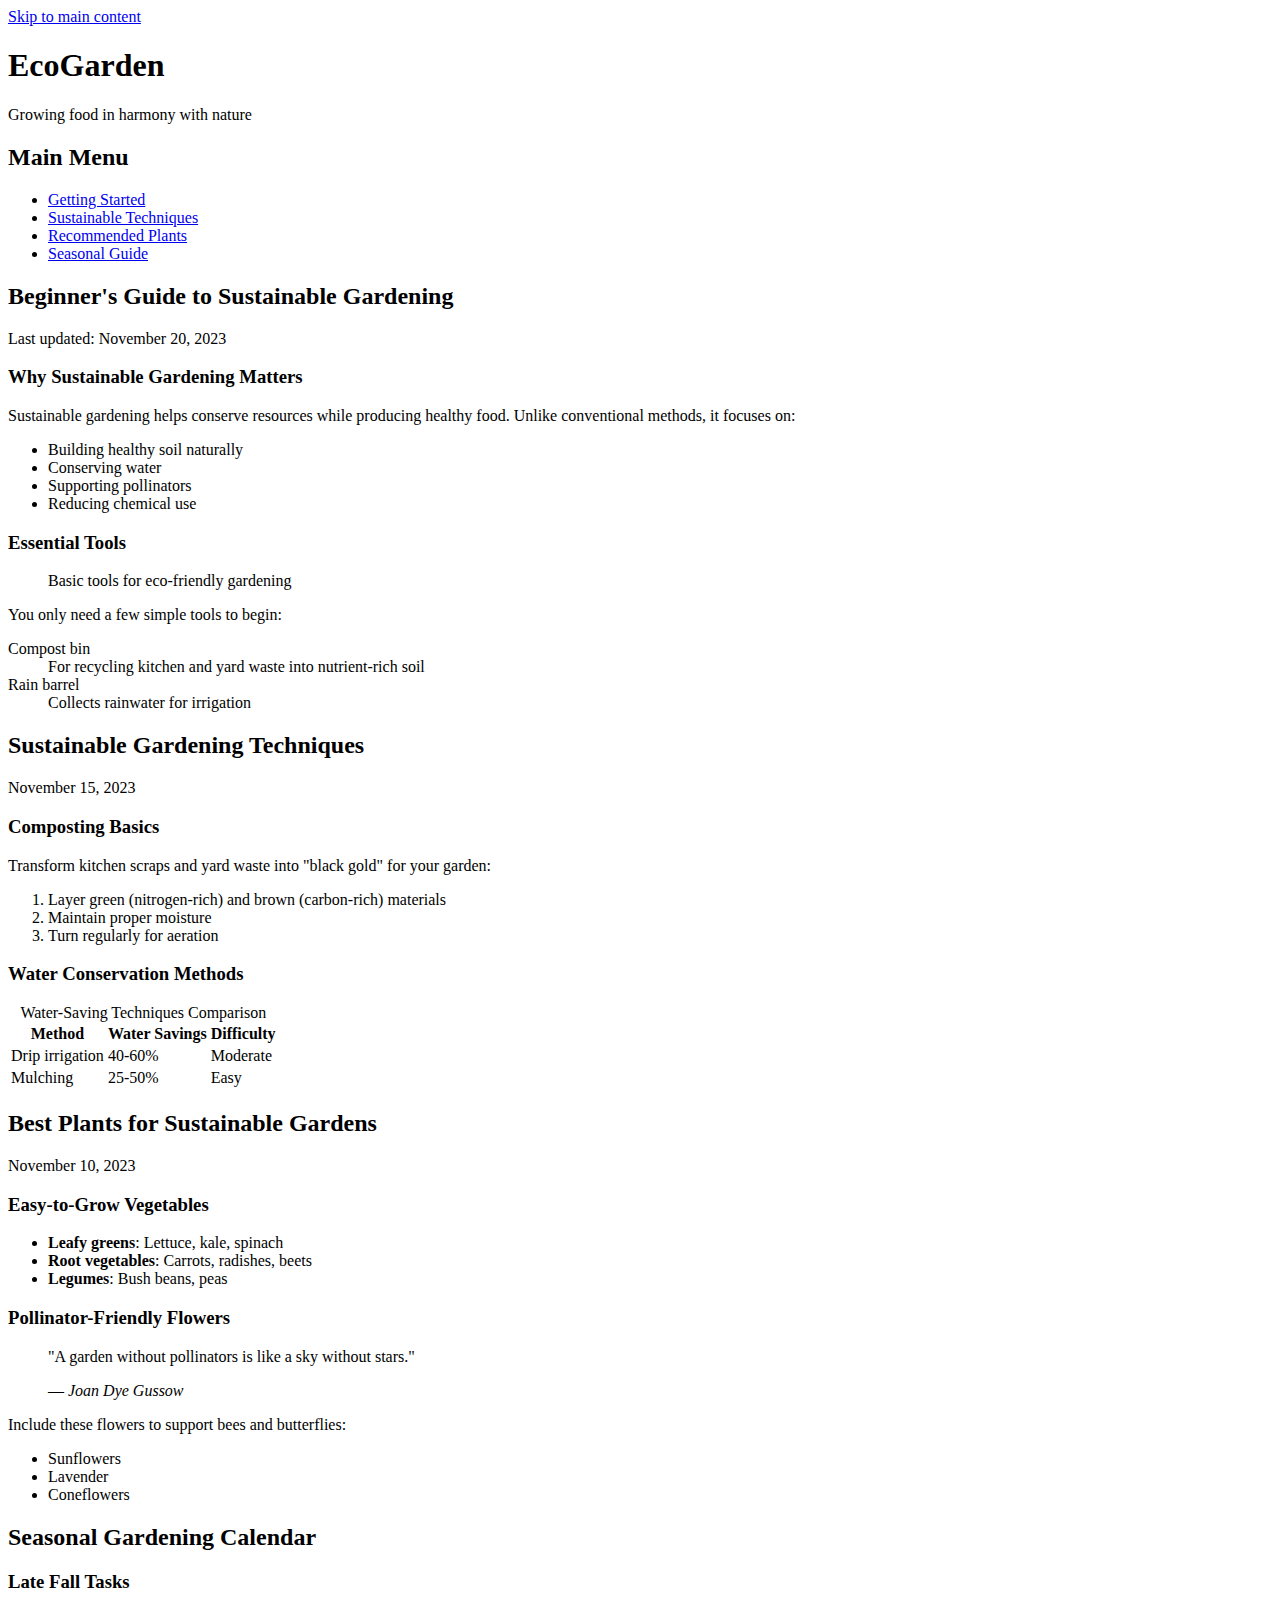
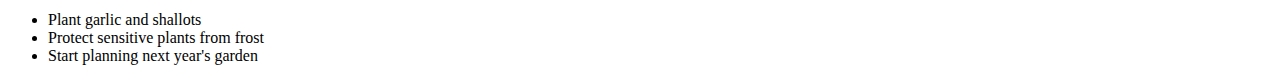
<file: index.html>
<!DOCTYPE html>
<html lang="en">
<head>
    <meta charset="UTF-8">
    <meta name="viewport" content="width=device-width, initial-scale=1.0">
    <meta name="description" content="Learn sustainable gardening techniques to grow organic food while protecting the environment">
    <meta name="keywords" content="organic gardening, sustainable farming, permaculture, homegrown vegetables, eco-friendly gardening">
    <meta name="author" content="Green Thumb Guides">
    <title>EcoGarden | Sustainable Gardening for Beginners</title>
    <link rel="canonical" href="https://ecogarden.example.com">
</head>
<body>
    <a class="skip-link" href="#main-content">Skip to main content</a>

    <header role="banner">
        <h1>EcoGarden</h1>
        <p>Growing food in harmony with nature</p>
    </header>

    <nav aria-label="Primary navigation" role="navigation">
        <h2 class="visually-hidden">Main Menu</h2>
        <ul>
            <li><a href="#getting-started" aria-current="page">Getting Started</a></li>
            <li><a href="#techniques">Sustainable Techniques</a></li>
            <li><a href="#plants">Recommended Plants</a></li>
            <li><a href="#seasonal">Seasonal Guide</a></li>
        </ul>
    </nav>

    <main id="main-content" role="main">
        <article id="getting-started">
            <header>
                <h2>Beginner's Guide to Sustainable Gardening</h2>
                <p>Last updated: <time datetime="2023-11-20">November 20, 2023</time></p>
            </header>
            
            <section>
                <h3>Why Sustainable Gardening Matters</h3>
                <p>Sustainable gardening helps conserve resources while producing healthy food. Unlike conventional methods, it focuses on:</p>
                <ul>
                    <li>Building healthy soil naturally</li>
                    <li>Conserving water</li>
                    <li>Supporting pollinators</li>
                    <li>Reducing chemical use</li>
                </ul>
            </section>

            <section>
                <h3>Essential Tools</h3>
                <figure>
                    
                    <figcaption>Basic tools for eco-friendly gardening</figcaption>
                </figure>
                <p>You only need a few simple tools to begin:</p>
                <dl>
                    <dt>Compost bin</dt>
                    <dd>For recycling kitchen and yard waste into nutrient-rich soil</dd>
                    
                    <dt>Rain barrel</dt>
                    <dd>Collects rainwater for irrigation</dd>
                </dl>
            </section>
        </article>

        <article id="techniques">
            <header>
                <h2>Sustainable Gardening Techniques</h2>
                <p><time datetime="2023-11-15">November 15, 2023</time></p>
            </header>
            
            <section>
                <h3>Composting Basics</h3>
                <p>Transform kitchen scraps and yard waste into "black gold" for your garden:</p>
                <ol>
                    <li>Layer green (nitrogen-rich) and brown (carbon-rich) materials</li>
                    <li>Maintain proper moisture</li>
                    <li>Turn regularly for aeration</li>
                </ol>
            </section>

            <section>
                <h3>Water Conservation Methods</h3>
                <table>
                    <caption>Water-Saving Techniques Comparison</caption>
                    <thead>
                        <tr>
                            <th scope="col">Method</th>
                            <th scope="col">Water Savings</th>
                            <th scope="col">Difficulty</th>
                        </tr>
                    </thead>
                    <tbody>
                        <tr>
                            <td>Drip irrigation</td>
                            <td>40-60%</td>
                            <td>Moderate</td>
                        </tr>
                        <tr>
                            <td>Mulching</td>
                            <td>25-50%</td>
                            <td>Easy</td>
                        </tr>
                    </tbody>
                </table>
            </section>
        </article>

        <article id="plants">
            <header>
                <h2>Best Plants for Sustainable Gardens</h2>
                <p><time datetime="2023-11-10">November 10, 2023</time></p>
            </header>
            
            <section>
                <h3>Easy-to-Grow Vegetables</h3>
                <ul>
                    <li><strong>Leafy greens</strong>: Lettuce, kale, spinach</li>
                    <li><strong>Root vegetables</strong>: Carrots, radishes, beets</li>
                    <li><strong>Legumes</strong>: Bush beans, peas</li>
                </ul>
            </section>

            <section>
                <h3>Pollinator-Friendly Flowers</h3>
                <blockquote>
                    <p>"A garden without pollinators is like a sky without stars."</p>
                    <footer>— <cite>Joan Dye Gussow</cite></footer>
                </blockquote>
                <p>Include these flowers to support bees and butterflies:</p>
                <ul>
                    <li>Sunflowers</li>
                    <li>Lavender</li>
                    <li>Coneflowers</li>
                </ul>
            </section>
        </article>
    </main>

    <aside aria-label="Seasonal gardening tips">
        <h2 id="seasonal">Seasonal Gardening Calendar</h2>
        <section>
            <h3>Late Fall Tasks</h3>
            <ul>
                <li>Plant garlic and shallots</li>
                <li>Protect sensitive plants from frost</li>
                <li>Start planning next year's garden</li>
            </ul>
        </section>
    </aside>

</body>
</html>
</file>
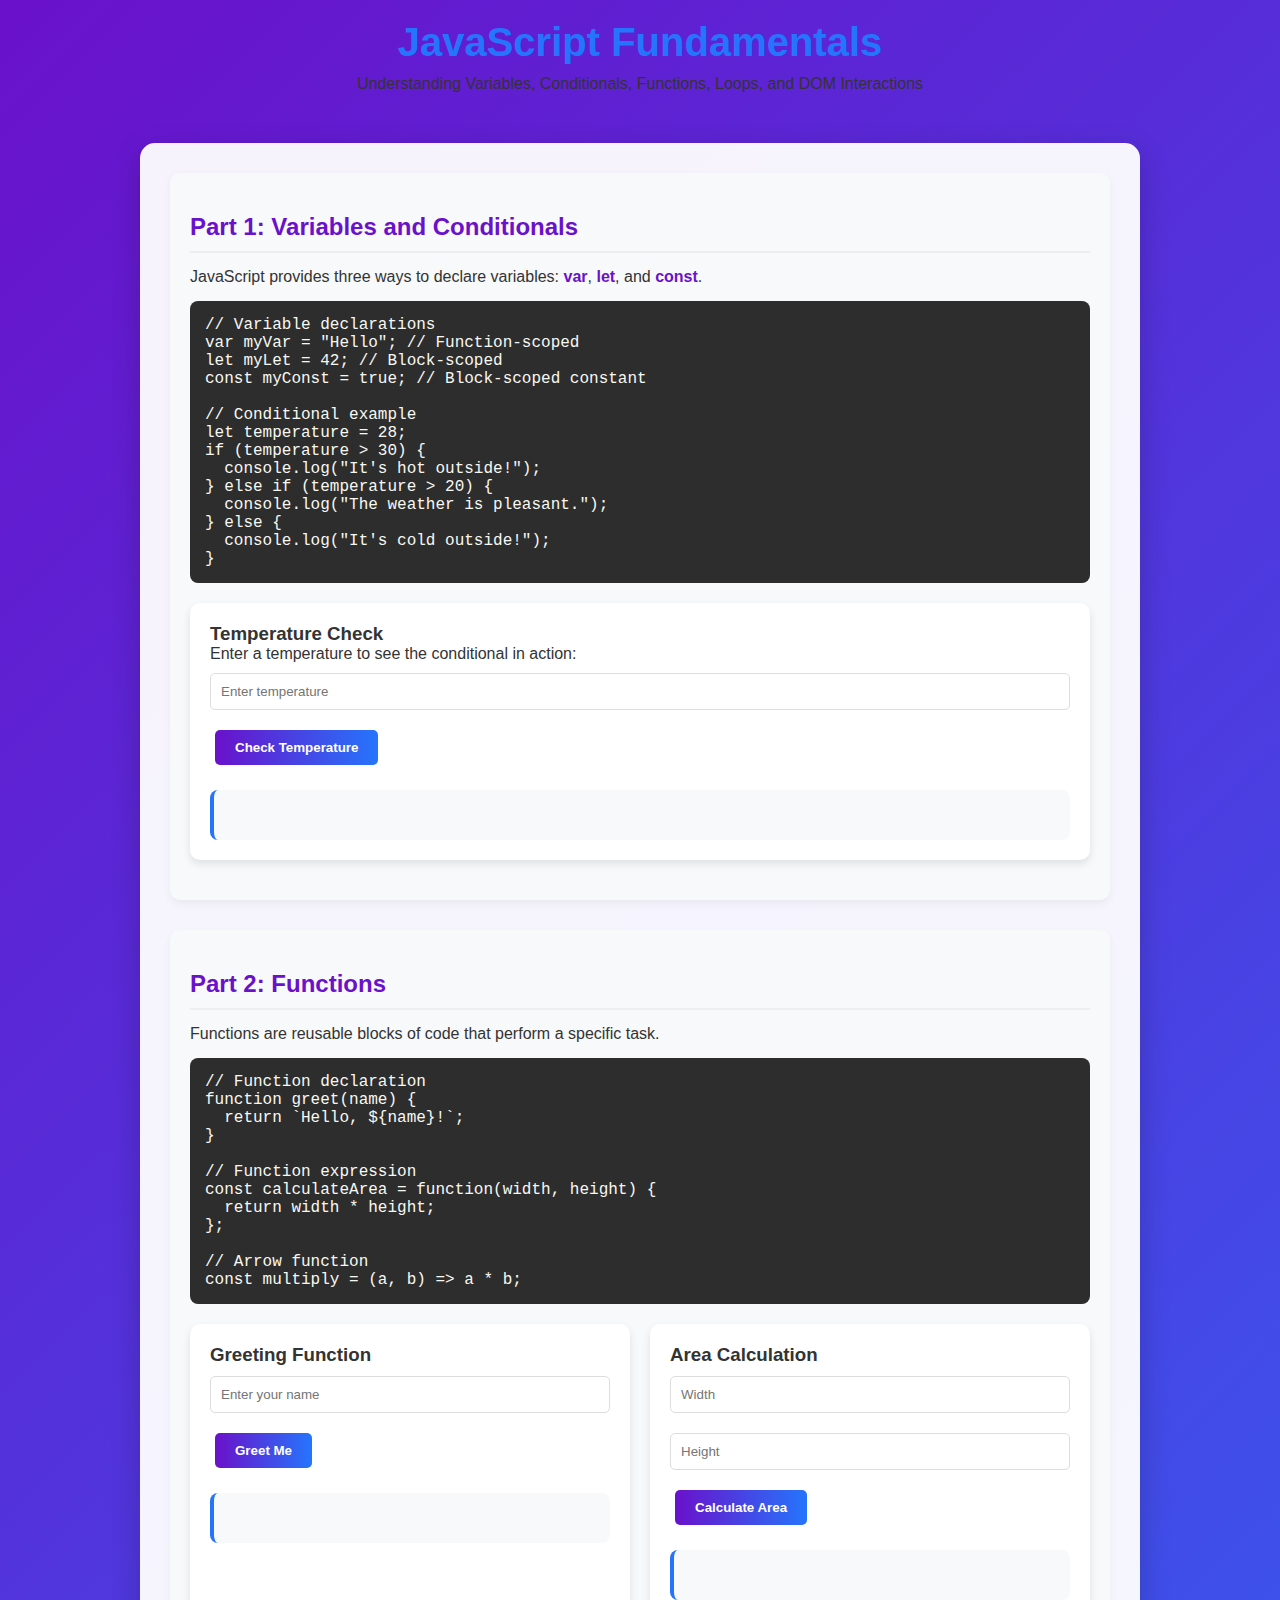
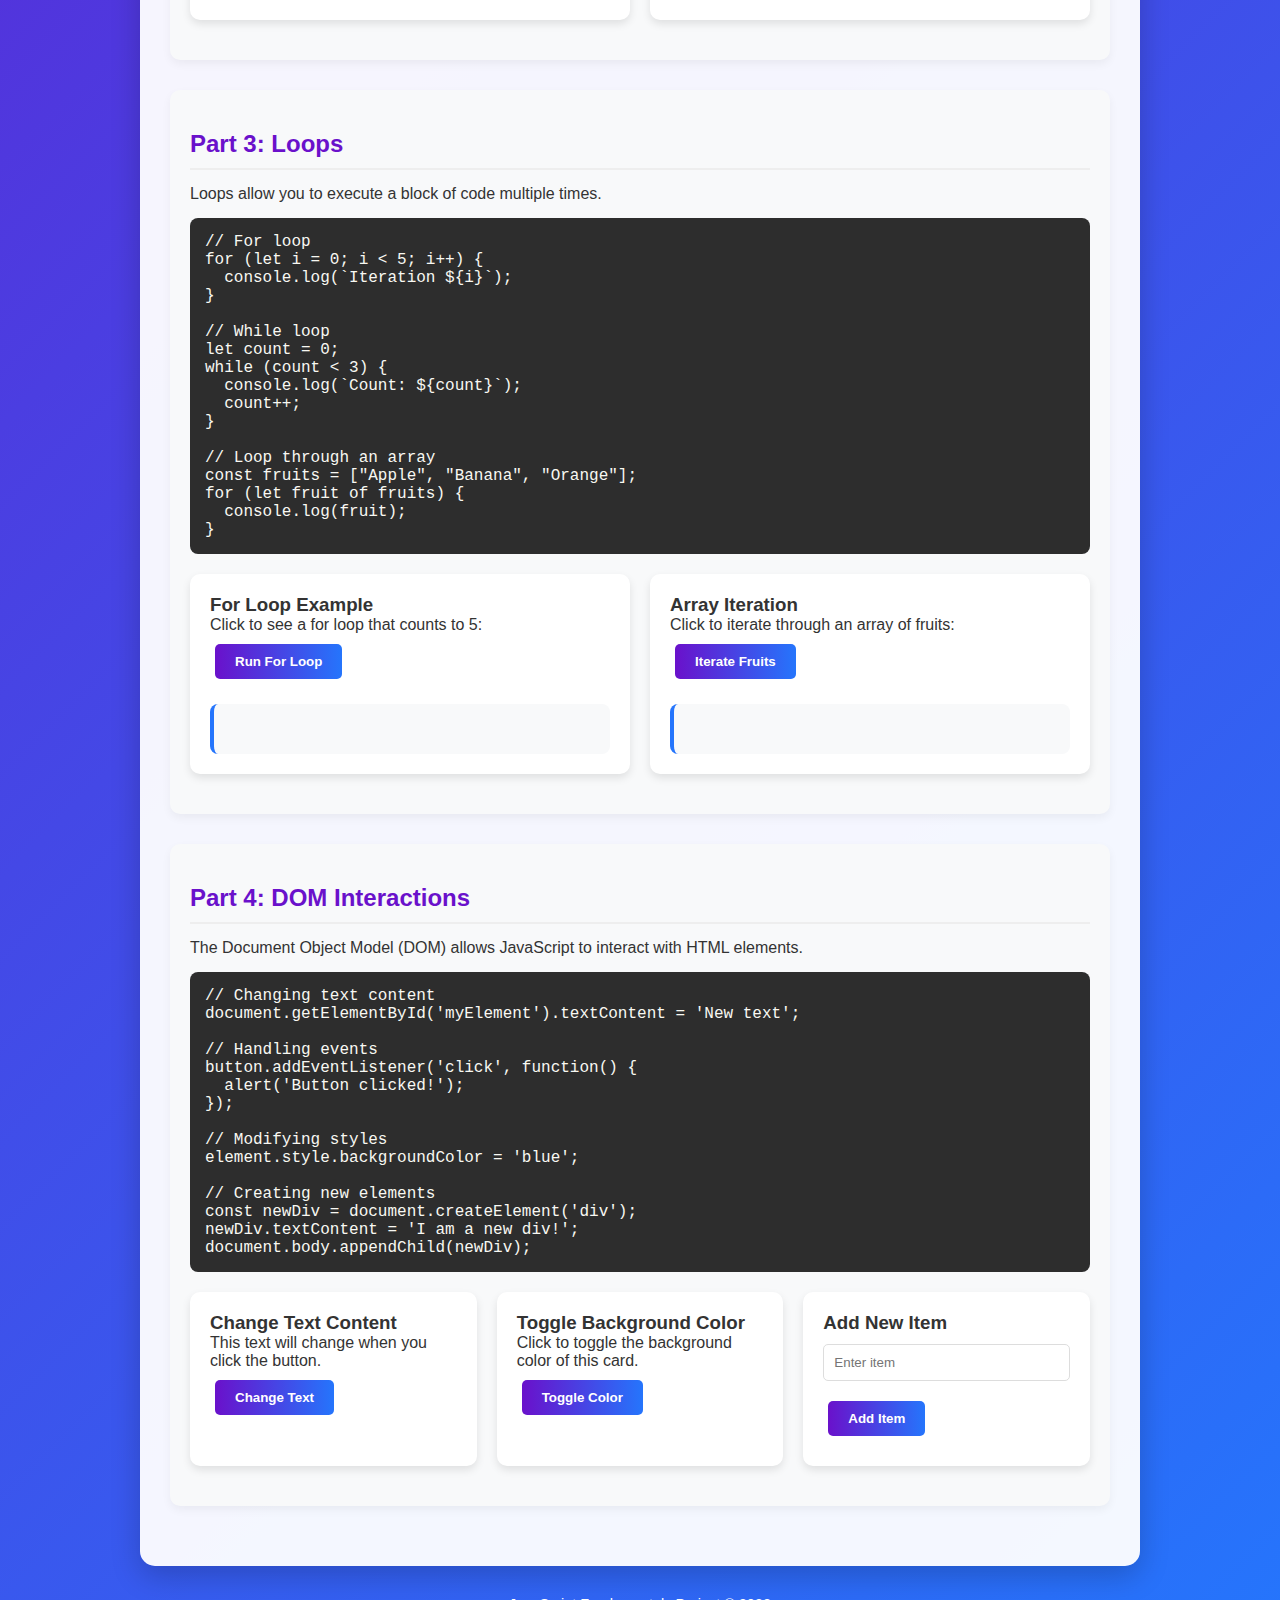
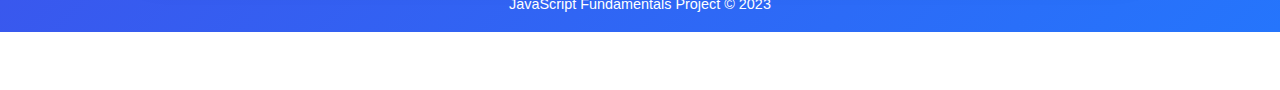
<file: P.LP/index.html>
<!DOCTYPE html>
<html lang="en">
<head>
    <meta charset="UTF-8">
    <meta name="viewport" content="width=device-width, initial-scale=1.0">
    <title>JavaScript Fundamentals</title>
    <link rel="stylesheet" href="style.css">
</head>
<body>
    <header>
        <h1>JavaScript Fundamentals</h1>
        <p>Understanding Variables, Conditionals, Functions, Loops, and DOM Interactions</p>
    </header>
    
    <div class="container">
        <!-- Part 1: Variables and Conditionals -->
        <section class="section">
            <h2>Part 1: Variables and Conditionals</h2>
            <p>JavaScript provides three ways to declare variables: <span class="highlight">var</span>, <span class="highlight">let</span>, and <span class="highlight">const</span>.</p>
            
            <div class="code-block">
                // Variable declarations<br>
                var myVar = "Hello"; // Function-scoped<br>
                let myLet = 42; // Block-scoped<br>
                const myConst = true; // Block-scoped constant<br><br>
                
                // Conditional example<br>
                let temperature = 28;<br>
                if (temperature > 30) {<br>
                &nbsp;&nbsp;console.log("It's hot outside!");<br>
                } else if (temperature > 20) {<br>
                &nbsp;&nbsp;console.log("The weather is pleasant.");<br>
                } else {<br>
                &nbsp;&nbsp;console.log("It's cold outside!");<br>
                }
            </div>
            
            <div class="interactive-area">
                <div class="card">
                    <h3>Temperature Check</h3>
                    <p>Enter a temperature to see the conditional in action:</p>
                    <input type="number" id="tempInput" placeholder="Enter temperature">
                    <button id="tempButton">Check Temperature</button>
                    <div class="output" id="tempOutput"></div>
                </div>
            </div>
        </section>
        
        <!-- Part 2: Functions -->
        <section class="section">
            <h2>Part 2: Functions</h2>
            <p>Functions are reusable blocks of code that perform a specific task.</p>
            
            <div class="code-block">
                // Function declaration<br>
                function greet(name) {<br>
                &nbsp;&nbsp;return `Hello, ${name}!`;<br>
                }<br><br>
                
                // Function expression<br>
                const calculateArea = function(width, height) {<br>
                &nbsp;&nbsp;return width * height;<br>
                };<br><br>
                
                // Arrow function<br>
                const multiply = (a, b) => a * b;
            </div>
            
            <div class="interactive-area">
                <div class="card">
                    <h3>Greeting Function</h3>
                    <input type="text" id="nameInput" placeholder="Enter your name">
                    <button id="greetButton">Greet Me</button>
                    <div class="output" id="greetingOutput"></div>
                </div>
                
                <div class="card">
                    <h3>Area Calculation</h3>
                    <input type="number" id="widthInput" placeholder="Width">
                    <input type="number" id="heightInput" placeholder="Height">
                    <button id="areaButton">Calculate Area</button>
                    <div class="output" id="areaOutput"></div>
                </div>
            </div>
        </section>
        
        <!-- Part 3: Loops -->
        <section class="section">
            <h2>Part 3: Loops</h2>
            <p>Loops allow you to execute a block of code multiple times.</p>
            
            <div class="code-block">
                // For loop<br>
                for (let i = 0; i < 5; i++) {<br>
                &nbsp;&nbsp;console.log(`Iteration ${i}`);<br>
                }<br><br>
                
                // While loop<br>
                let count = 0;<br>
                while (count < 3) {<br>
                &nbsp;&nbsp;console.log(`Count: ${count}`);<br>
                &nbsp;&nbsp;count++;<br>
                }<br><br>
                
                // Loop through an array<br>
                const fruits = ["Apple", "Banana", "Orange"];<br>
                for (let fruit of fruits) {<br>
                &nbsp;&nbsp;console.log(fruit);<br>
                }
            </div>
            
            <div class="interactive-area">
                <div class="card">
                    <h3>For Loop Example</h3>
                    <p>Click to see a for loop that counts to 5:</p>
                    <button id="forLoopButton">Run For Loop</button>
                    <div class="output" id="forLoopOutput"></div>
                </div>
                
                <div class="card">
                    <h3>Array Iteration</h3>
                    <p>Click to iterate through an array of fruits:</p>
                    <button id="arrayButton">Iterate Fruits</button>
                    <div class="output" id="arrayOutput"></div>
                </div>
            </div>
        </section>
        
        <!-- Part 4: DOM Interactions -->
        <section class="section">
            <h2>Part 4: DOM Interactions</h2>
            <p>The Document Object Model (DOM) allows JavaScript to interact with HTML elements.</p>
            
            <div class="code-block">
                // Changing text content<br>
                document.getElementById('myElement').textContent = 'New text';<br><br>
                
                // Handling events<br>
                button.addEventListener('click', function() {<br>
                &nbsp;&nbsp;alert('Button clicked!');<br>
                });<br><br>
                
                // Modifying styles<br>
                element.style.backgroundColor = 'blue';<br><br>
                
                // Creating new elements<br>
                const newDiv = document.createElement('div');<br>
                newDiv.textContent = 'I am a new div!';<br>
                document.body.appendChild(newDiv);
            </div>
            
            <div class="interactive-area">
                <div class="card">
                    <h3>Change Text Content</h3>
                    <p id="textToChange">This text will change when you click the button.</p>
                    <button id="changeTextButton">Change Text</button>
                </div>
                
                <div class="card">
                    <h3>Toggle Background Color</h3>
                    <p>Click to toggle the background color of this card.</p>
                    <button id="colorButton">Toggle Color</button>
                </div>
                
                <div class="card">
                    <h3>Add New Item</h3>
                    <input type="text" id="newItemInput" placeholder="Enter item">
                    <button id="addItemButton">Add Item</button>
                    <ul id="itemList"></ul>
                </div>
            </div>
        </section>
    </div>
    
    <footer>
        <p>JavaScript Fundamentals Project &copy; 2023</p>
    </footer>

    <script src="script.js"></script>
</body>
</html>
</file>
<file: P.LP/style.css>
* {
    box-sizing: border-box;
    margin: 0;
    padding: 0;
    font-family: 'Segoe UI', Tahoma, Geneva, Verdana, sans-serif;
}

body {
    background: linear-gradient(135deg, #6a11cb 0%, #2575fc 100%);
    color: #333;
    min-height: 100vh;
    padding: 20px;
    display: flex;
    flex-direction: column;
    align-items: center;
}

.container {
    max-width: 1000px;
    width: 100%;
    background-color: rgba(255, 255, 255, 0.95);
    border-radius: 15px;
    box-shadow: 0 10px 30px rgba(0, 0, 0, 0.2);
    padding: 30px;
    margin-top: 20px;
}

header {
    text-align: center;
    margin-bottom: 30px;
}

h1 {
    color: #2575fc;
    font-size: 2.5rem;
    margin-bottom: 10px;
}

h2 {
    color: #6a11cb;
    border-bottom: 2px solid #eee;
    padding-bottom: 10px;
    margin: 20px 0 15px;
}

.section {
    margin-bottom: 30px;
    padding: 20px;
    border-radius: 10px;
    background-color: #f8f9fa;
    box-shadow: 0 4px 10px rgba(0, 0, 0, 0.05);
}

.code-block {
    background-color: #2d2d2d;
    color: #f8f8f2;
    padding: 15px;
    border-radius: 8px;
    margin: 15px 0;
    overflow-x: auto;
    font-family: 'Consolas', monospace;
}

.interactive-area {
    display: flex;
    flex-wrap: wrap;
    gap: 20px;
    margin: 20px 0;
}

.card {
    flex: 1;
    min-width: 250px;
    background: white;
    padding: 20px;
    border-radius: 10px;
    box-shadow: 0 4px 8px rgba(0, 0, 0, 0.1);
}

button {
    background: linear-gradient(to right, #6a11cb, #2575fc);
    color: white;
    border: none;
    padding: 10px 20px;
    border-radius: 5px;
    cursor: pointer;
    font-weight: bold;
    margin: 10px 5px;
    transition: transform 0.2s, box-shadow 0.2s;
}

button:hover {
    transform: translateY(-2px);
    box-shadow: 0 4px 8px rgba(0, 0, 0, 0.2);
}

input, select {
    padding: 10px;
    border: 1px solid #ddd;
    border-radius: 5px;
    width: 100%;
    margin: 10px 0;
}

.output {
    background-color: #f8f9fa;
    padding: 15px;
    border-radius: 8px;
    margin-top: 15px;
    min-height: 50px;
    border-left: 4px solid #2575fc;
}

.highlight {
    color: #6a11cb;
    font-weight: bold;
}

footer {
    text-align: center;
    margin-top: 30px;
    color: white;
    font-size: 0.9rem;
}
</file>
